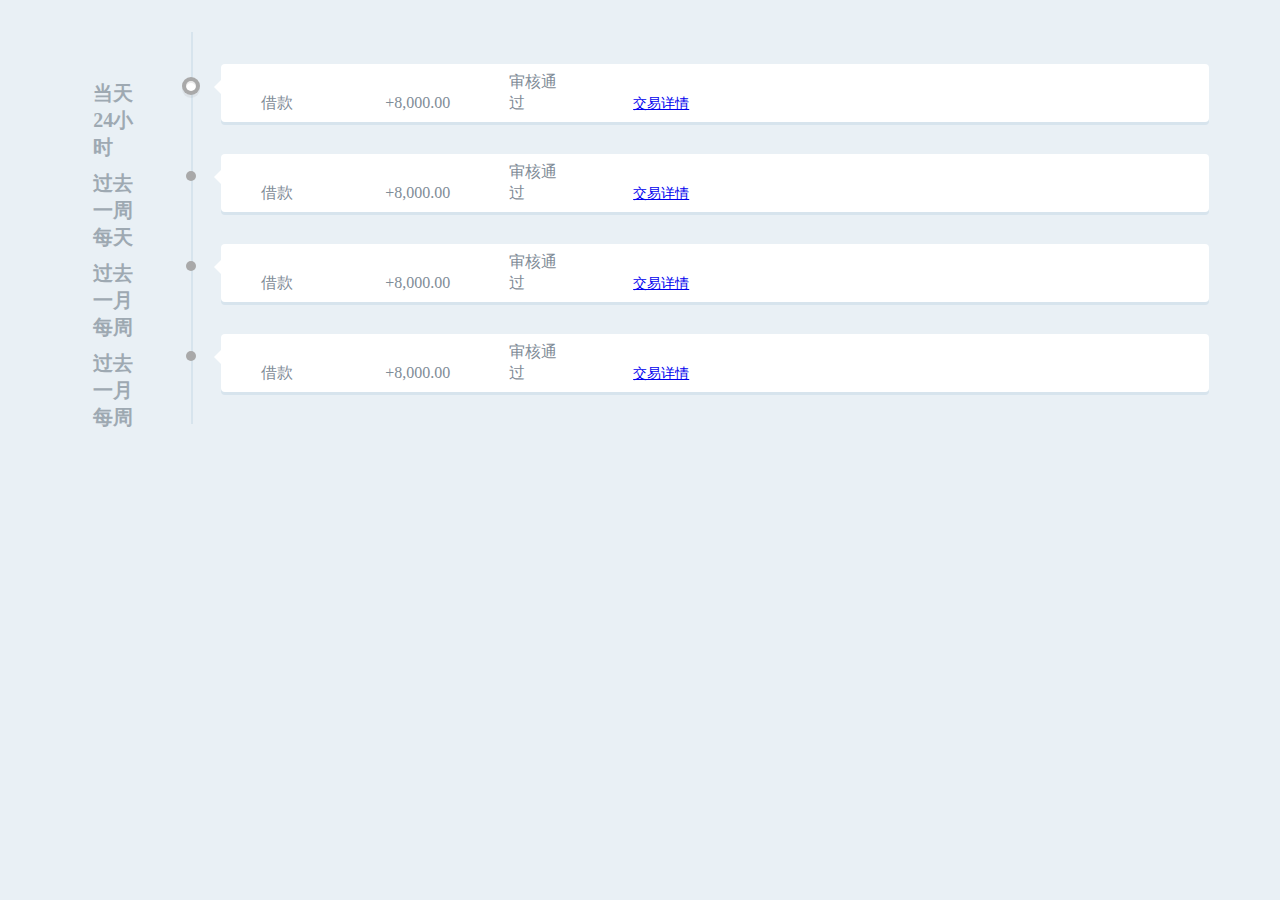
<file: vue2_demo/checkout-Demo/index.html>
<!DOCTYPE HTML>
<html>
<head>
<meta charset="utf-8">
<meta name="viewport" content="width=device-width, initial-scale=1.0">
<title>垂直时间轴</title>
<link rel="stylesheet" href="css/timeline.css" />
</head>

<body>

<section id="cd-timeline" class="cd-container">
	<div class="cd-timeline-block">
		<div class="cd-timeline-img cd-cur">
		</div>

		<div class="cd-timeline-content">
			<span>借款</span>
			<span>+8,000.00</span>
			<span>审核通过</span>
			<span><a href="http://www.helloweba.com/view-blog-285.html" class="cd-read-more" target="_blank">交易详情</a></span>
			<span class="cd-date">当天24小时</span>
		</div>
	</div>
	<div class="cd-timeline-block">
		<div class="cd-timeline-img">
		</div>

		<div class="cd-timeline-content">
			<span>借款</span>
			<span>+8,000.00</span>
			<span>审核通过</span>
			<span><a href="http://www.helloweba.com/view-blog-285.html" class="cd-read-more" target="_blank">交易详情</a></span>
			<span class="cd-date">过去一周每天</span>
		</div>
	</div>
	<div class="cd-timeline-block">
		<div class="cd-timeline-img">
		</div>

		<div class="cd-timeline-content">
			<span>借款</span>
			<span>+8,000.00</span>
			<span>审核通过</span>
			<span><a href="http://www.helloweba.com/view-blog-285.html" class="cd-read-more" target="_blank">交易详情</a></span>
			<span class="cd-date">过去一月每周</span>
		</div>
	</div>
	<div class="cd-timeline-block">
		<div class="cd-timeline-img">
		</div>

		<div class="cd-timeline-content">
			<span>借款</span>
			<span>+8,000.00</span>
			<span>审核通过</span>
			<span><a href="http://www.helloweba.com/view-blog-285.html" class="cd-read-more" target="_blank">交易详情</a></span>
			<span class="cd-date">过去一月每周</span>
		</div>
	</div>
</section>
</body>
</html>
</file>
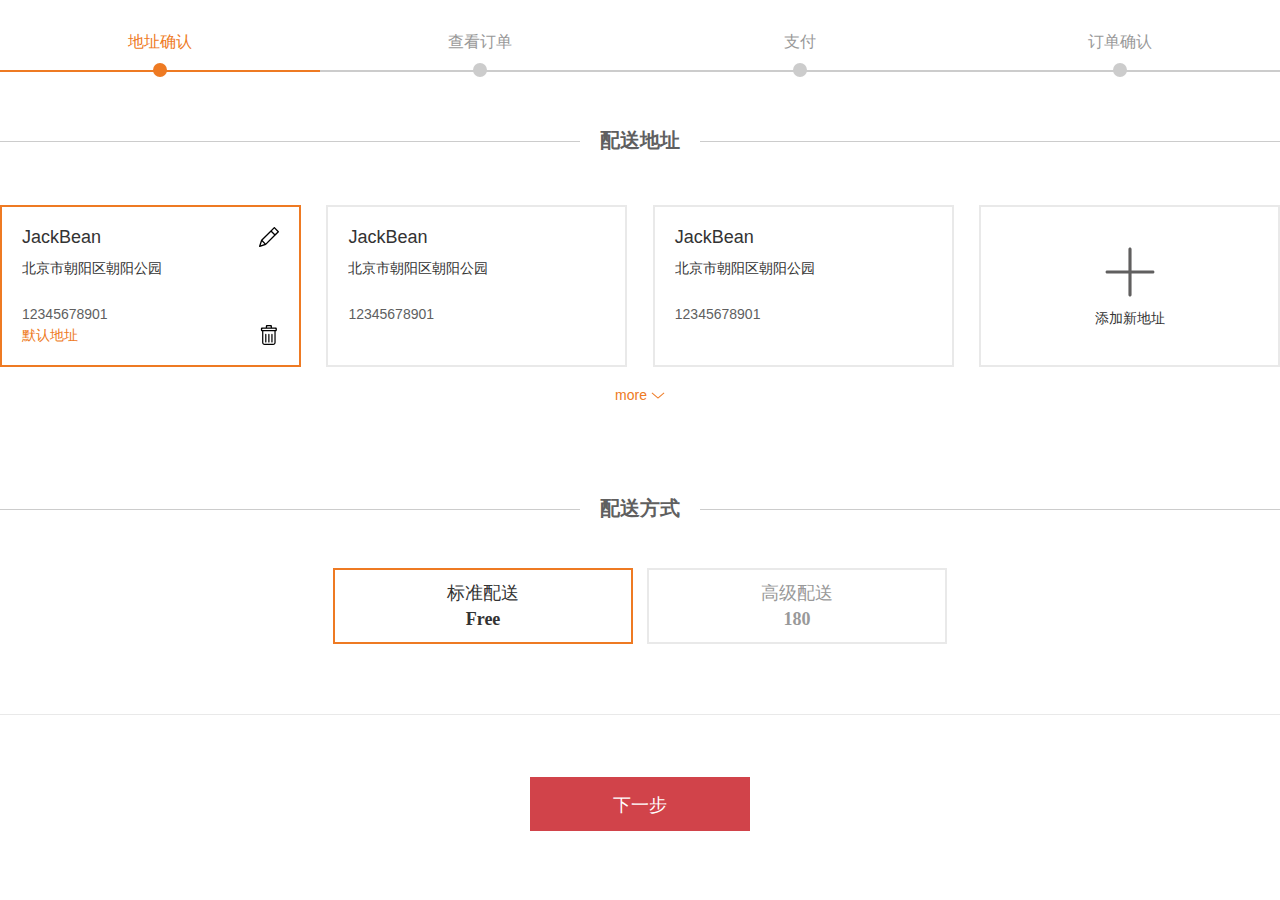
<file: vue2_demo/checkout-Demo/address.html>
<!DOCTYPE html>
<html lang="en">
<head>
    <meta charset="UTF-8">
    <meta charset="utf-8">
    <!-- Always force latest IE rendering engine or request Chrome Frame -->
    <meta content="IE=edge,chrome=1" http-equiv="X-UA-Compatible">
    <meta name="viewport" content="width=device-width, initial-scale=1.0, user-scalable=no">
    <title>Checkout - Confirm Address</title>
    <link href="css/base2.css" rel="stylesheet" >
    <link href="css/checkout.css" rel="stylesheet" >
</head>
<body class="checkout">
    <svg style="position: absolute; width: 0; height: 0; overflow: hidden;" version="1.1" xmlns="http://www.w3.org/2000/svg" xmlns:xlink="http://www.w3.org/1999/xlink">
        <defs>
            <symbol id="icon-add" viewBox="0 0 32 32">
                <title>add2</title>
                <path class="path1" d="M15 17h-13.664c-0.554 0-1.002-0.446-1.002-1 0-0.552 0.452-1 1.002-1h13.664v-13.664c0-0.554 0.446-1.002 1-1.002 0.552 0 1 0.452 1 1.002v13.664h13.664c0.554 0 1.002 0.446 1.002 1 0 0.552-0.452 1-1.002 1h-13.664v13.664c0 0.554-0.446 1.002-1 1.002-0.552 0-1-0.452-1-1.002v-13.664z"></path>
            </symbol>
            <symbol id="icon-ok" viewBox="0 0 39 32">
                <title>ok</title>
                <path class="path1" d="M14.084 20.656l-7.845-9.282c-1.288-1.482-3.534-1.639-5.016-0.351s-1.639 3.534-0.351 5.016l10.697 12.306c1.451 1.669 4.057 1.623 5.448-0.096l18.168-22.456c1.235-1.527 0.999-3.765-0.528-5.001s-3.765-0.999-5.001 0.528l-15.573 19.337z"></path>
            </symbol>
            <symbol id="icon-edit" viewBox="0 0 32 32">
                <title>edit</title>
                <path class="path1" d="M25.599 11.292l-4.892-4.892 3.825-3.825 4.892 4.892-3.825 3.825zM4.732 23.308l3.959 3.959-5.939 1.98 1.98-5.939zM10.666 26.225l-4.892-4.892 13.425-13.425 4.892 4.892-13.425 13.425zM31.687 6.713l-6.4-6.4c-0.417-0.417-1.091-0.417-1.508 0l-20.267 20.267c-0.114 0.115-0.191 0.25-0.242 0.393-0.003 0.009-0.012 0.015-0.015 0.025l-3.2 9.6c-0.128 0.383-0.029 0.806 0.257 1.091 0.203 0.204 0.476 0.313 0.754 0.313 0.112 0 0.227-0.017 0.337-0.054l9.6-3.2c0.011-0.003 0.017-0.013 0.027-0.016 0.142-0.052 0.276-0.128 0.39-0.242l20.267-20.267c0.417-0.416 0.417-1.091 0-1.508v0z"></path>
            </symbol>
            <symbol id="icon-del" viewBox="0 0 26 32">
                <title>delete</title>
            <path class="path1" d="M17.723 28c0.543 0 0.984-0.448 0.984-1v-12c0-0.552-0.441-1-0.984-1s-0.985 0.448-0.985 1v12c0 0.552 0.441 1 0.985 1v0zM7.877 28c0.543 0 0.984-0.448 0.984-1v-12c0-0.552-0.441-1-0.984-1s-0.985 0.448-0.985 1v12c0 0.552 0.441 1 0.985 1v0zM12.8 28c0.543 0 0.985-0.448 0.985-1v-12c0-0.552-0.441-1-0.985-1s-0.984 0.448-0.984 1v12c0 0.552 0.441 1 0.984 1v0zM23.631 4h-5.908v-2c0-1.104-0.882-2-1.969-2h-5.908c-1.087 0-1.969 0.896-1.969 2v2h-5.908c-1.087 0-1.969 0.896-1.969 2v2c0 1.104 0.882 2 1.969 2v18c0 2.208 1.765 4 3.939 4h13.784c2.174 0 3.938-1.792 3.938-4v-18c1.087 0 1.969-0.896 1.969-2v-2c0-1.104-0.882-2-1.969-2v0zM9.846 3c0-0.552 0.441-1 0.984-1h3.938c0.544 0 0.985 0.448 0.985 1v1h-5.908v-1zM21.662 28c0 1.104-0.882 2-1.969 2h-13.784c-1.087 0-1.97-0.896-1.97-2v-18h17.723v18zM22.646 8h-19.692c-0.543 0-0.985-0.448-0.985-1s0.441-1 0.985-1h19.692c0.543 0 0.984 0.448 0.984 1s-0.441 1-0.984 1v0z"></path>
            </symbol>
            <symbol id="icon-clock" viewBox="0 0 32 32">
                <title>clock</title>
                <path class="path1" d="M29.333 16c0-7.364-5.97-13.333-13.333-13.333s-13.333 5.97-13.333 13.333c0 7.364 5.97 13.333 13.333 13.333s13.333-5.97 13.333-13.333v0 0 0 0 0 0zM0 16c0-8.837 7.163-16 16-16s16 7.163 16 16c0 8.837-7.163 16-16 16s-16-7.163-16-16zM14.667 14.667v1.333h2.667v-10.667h-2.667v9.333zM24 18.667h1.333v-2.667h-10.667v2.667h9.333z"></path>
            </symbol>
        </defs>
    </svg>

    <div class="container">
        <div class="checkout-addr">
            <!-- process step -->
            <div class="check-step">
                <ul>
                    <li class="cur">地址确认</li>
                    <li>查看订单</li>
                    <li>支付</li>
                    <li>订单确认</li>
                </ul>
            </div>

            <!-- address list -->
            <div class="checkout-title">
                <span>配送地址</span>
            </div>
            <div class="addr-list-wrap">
                <div class="addr-list">
                    <ul>
                        <li v-for="(address,index) in filteAddress" v-bind:class="{'check':addressIndex==index}" @click="addressIndex=index">
                            <dl>
                                <dt v-text="address.userName"></dt>
                                <dd class="address" v-text="address.streetName"></dd>
                                <dd class="tel" v-text="address.tel"></dd>
                            </dl>
                            <div class="addr-opration addr-edit">
                                <a href="javascript:;" class="addr-edit-btn">
                                    <svg class="icon icon-edit"><use xlink:href="#icon-edit"></use></svg>
                                </a>
                            </div>
                            <div class="addr-opration addr-del">
                                <a href="javascript:;" class="addr-del-btn">
                                    <svg class="icon icon-del"><use xlink:href="#icon-del"></use></svg>
                                </a>
                            </div>
                            <div class="addr-opration addr-set-default" v-show="!address.isDefault">
                                <a href="javascript:;" class="addr-set-default-btn" @click="setDefaultAddress(address.addressId)"><i>设为默认</i></a>
                            </div>
                            <div class="addr-opration addr-default" v-show="address.isDefault">默认地址</div>
                        </li>

                        <li class="addr-new">
                            <div class="add-new-inner">
                                <i class="icon-add">
                                    <svg class="icon icon-add"><use xlink:href="#icon-add"></use></svg>
                                </i>
                                <p>添加新地址</p>
                            </div>
                        </li>
                    </ul>
                </div>

                <div class="shipping-addr-more">
                    <a class="addr-more-btn up-down-btn" href="javascript:;" @click="limitNum=addressList.length">
                        more
                        <i class="i-up-down">
                            <i class="i-up-down-l"></i>
                            <i class="i-up-down-r"></i>
                        </i>
                    </a>
                </div>
            </div>

            <!-- shipping method-->
            <div class="checkout-title">
                <span>配送方式</span>
            </div>
            <div class="shipping-method-wrap">
                <div class="shipping-method">
                    <ul>
                        <li v-bind:class="{'check':shippingMethod==1}" @click="shippingMethod=1">
                            <div class="name">标准配送</div>
                            <div class="price">Free</div>
                        </li>
                        <li v-bind:class="{'check':shippingMethod==2}" @click="shippingMethod=2">
                            <div class="name">高级配送</div>
                            <div class="price">180</div>
                        </li>
                    </ul>
                </div>
            </div>

            <div class="next-btn-wrap">
                <a href="javascript:;" class="btn btn--red">下一步</a>
            </div>
        </div>
    </div>
    <script src="js/lib/vue2.js"></script>
    <script src="js/lib/vue-resource.min.js"></script>
    <script src="js/address.js"></script>
</body>
</html>
</file>
<file: vue2_demo/checkout-Demo/css/timeline.css>
/* --------------------------------

Primary style

-------------------------------- */
html * {
  -webkit-font-smoothing: antialiased;
  -moz-osx-font-smoothing: grayscale;
}

*, *:after, *:before {
  -webkit-box-sizing: border-box;
  -moz-box-sizing: border-box;
  box-sizing: border-box;
}

body {
  font-size: 100%;
  color: #7f8c97;
  background-color: #e9f0f5;
}



img {
  max-width: 100%;
}

/* --------------------------------

Modules - reusable parts of our design

-------------------------------- */
.cd-container {
  /* this class is used to give a max-width to the element it is applied to, and center it horizontally when it reaches that max-width */
  width: 90%;
  max-width: 1170px;
  margin: 0 auto;
}
.cd-container::after {
  /* clearfix */
  content: '';
  display: table;
  clear: both;
}

/* --------------------------------

Main components 

-------------------------------- */

#cd-timeline {
  position: relative;
  padding: 2em 0;
  margin-top: 2em;
  margin-bottom: 2em;
}
#cd-timeline::before {
  /* this is the vertical line */
  content: '';
  position: absolute;
  top: 0;
  left: 16px;
  height: 100%;
  width: 2px;
  background: #d7e4ed;
}

.cd-timeline-block {
  position: relative;
  margin: 2em 0;
}
.cd-timeline-block:after {
  content: "";
  display: table;
  clear: both;
}
.cd-timeline-block:first-child {
  margin-top: 0;
}
.cd-timeline-block:last-child {
  margin-bottom: 0;
}

.cd-timeline-img {
  position: absolute;
  top: 17px;
  left: 12px;
  width: 10px;
  height: 10px;
  border-radius: 50%;
  background: darkgray;
}
.cd-timeline-img.cd-cur {
  box-shadow: 0 0 0 4px darkgray, inset 0 2px 0 rgba(0, 0, 0, 0.08), 0 3px 0 4px rgba(0, 0, 0, 0.05);
  background: white;
}

.cd-timeline-content {
  position: relative;
  margin-left: 60px;
  background: white;
  border-radius: 0.25em;
  padding: 0.5em;
  box-shadow: 0 3px 0 #d7e4ed;
}
.cd-timeline-content:after {
  content: "";
  display: table;
  clear: both;
}
.cd-timeline-content .cd-read-more, .cd-timeline-content .cd-date {
  font-size: 13px;
  font-size: 0.8125rem;
  display: inline-block;
}
.no-touch .cd-timeline-content .cd-read-more:hover {
  background-color: #bac4cb;  
}
.cd-timeline-content .cd-date {
  float: left;
  padding: .8em 2em;
  opacity: .7;
}
.cd-timeline-content::before {
  content: '';
  position: absolute;
  top: 16px;
  right: 100%;
  height: 0;
  width: 0;
  border: 7px solid transparent;
  border-right: 7px solid white;
}
.cd-timeline-content h2 {
  font-size: 20px;
  font-size: 1.25rem;
}
.cd-timeline-content p {
  font-size: 16px;
  font-size: 1rem;
}
.cd-timeline-content .cd-read-more, .cd-timeline-content .cd-date {
  font-size: 14px;
  font-size: 0.875rem;
}
.cd-timeline-content span {
  display: inline-block;
  width:120px;
  padding: 0 2em;
}
@media only screen and (min-width: 1170px) {
  .cd-timeline-content .cd-date {
    position: absolute;
    left: -17%;
    top: 0px;
    float: right;
    font-weight: 600;
    font-size: 20px;
    font-size: 1.25rem;
  }
  #cd-timeline::before{
    left: 120px;
  }
  .cd-timeline-content{
    margin-left: 150px;
  }
  .cd-timeline-img{
    left: 115px;
  }
}
</file>
<file: vue2_demo/checkout-Demo/css/base2.css>
/* base */
*,
*::before,
*::after {
  box-sizing: border-box; }

html,
body {
  overflow-x: hidden; }

html {
  font-family: sans-serif;
  font-size: 100%;
  -ms-text-size-adjust: 100%;
  -webkit-text-size-adjust: 100%; }

body {
  margin: 0;
  padding: 0; }

ul, ol {
  list-style: none;
  margin: 0;
  padding: 0; }

div, p, dl, dt, dd {
  margin: 0;
  padding: 0; }

li,
dl,
dt,
dd,
h1,
h2,
h3,
h4,
h5,
h6,
hgroup,
p,
blockquote,
figure,
form,
fieldset,
input,
legend,
pre,
abbr,
button {
  margin: 0;
  padding: 0; }

h1,
h2,
h3,
h4,
h5,
h6 {
  font-weight: normal; }

pre,
code,
address,
caption,
th,
figcaption {
  font-size: 1em;
  font-weight: normal;
  font-style: normal; }

fieldset,
iframe,
img {
  border: 0; }

caption,
th {
  text-align: left; }

table {
  border-collapse: collapse;
  border-spacing: 0; }

article,
aside,
footer,
header,
nav,
main,
section,
summary,
details,
figure,
figcaption {
  display: block; }

audio,
canvas,
video,
progress {
  display: inline-block;
  vertical-align: baseline; }

button {
  background: none;
  border: 0;
  box-sizing: border-box;
  color: inherit;
  cursor: pointer;
  font: inherit;
  line-height: inherit;
  overflow: visible;
  vertical-align: inherit; }

button:disabled {
  cursor: default; }

a {
  color: inherit;
  text-decoration: none; }

a:active,
a:hover {
  outline: 0; }

h1 {
  font-size: 2em; }

img {
  border: 0; }

[hidden] {
  display: none; }

.nobr {
  white-space: nowrap; }

i,
em,
code {
  font-style: normal; }

b,
strong {
  font-weight: bold; }

sub,
sup {
  font-size: 75%;
  line-height: 0;
  position: relative;
  vertical-align: baseline; }

sup {
  top: -0.5em; }

button,
input,
select,
textarea {
  font-family: inherit;
  /* 1 */
  font-size: 100%;
  /* 2 */
  margin: 0;
  /* 3 */ }

input:focus,
select:focus,
textarea:focus,
button:focus, button:active {
  outline: none; }

table {
  border-collapse: collapse;
  border-spacing: 0; }

.clearfix:after {
  visibility: hidden;
  display: block;
  content: " ";
  clear: both; }

.clearfix {
  zoom: 1; }

@media print {
  body,
  #main,
  #content {
    color: #000; }
  a,
  a:link,
  a:visited {
    color: #000;
    text-decoration: none; } }


html {
  font-size: 10px; }

body {
  font-size: 1.4rem;
  font-family: sans-serif;
  color: #333;
  font-family: "akkurat", sans-serif; }

.container {
  max-width: 1280px;
  margin: 0 auto; }

@media only screen and (max-width: 1280px) {
  .container {
    width: 100%; } }

.btn {
  display: inline-block;
  height: 54px;
  line-height: 54px;
  padding: 0 1.2em;
  text-align: center;
  font-size: 18px;
  font-family: "moderat", sans-serif;
  transition: all .3s ease-out; }
  .btn:hover {
    background-color: #fff;
    color: #e02614;
    transition: all .3s ease-out; }

.btn--orange {
  background-color: #EE7A23;
  border: 1px #EE7A23 solid;
  color: #fff; }
  .btn--orange:hover {
    background-color: #fff;
    color: #EE7A23; }

.btn--white {
  background-color: #fff;
  border: 1px #d1434a solid;
  color: #d1434a; }
  .btn--white:hover {
    background-color: #d1434a;
    color: #fff; }

.btn--red {
  background-color: #d1434a;
  border: 1px #d1434a solid;
  color: #fff; }
  .btn--red:hover {
    background-color: #fff;
    color: #d1434a; }

.btn--gray-white {
  background-color: none;
  border: 1px #605F5F solid;
  color: #605F5F; }
  .btn--gray-white:hover {
    background-color: #605F5F;
    color: #fff; }

.btn--dis {
  background-color: #ccc;
  border: 1px #ccc solid;
  color: #fff;
  cursor: disabled; }
  .btn--dis:hover {
    background-color: #ccc;
    color: #fff; }

input[type="text"], textarea {
  padding: .5em 20px;
  border: 1px solid #e9e9e9;
  background: #white; }

.up-down-btn {
  color: #EE7A23; }

.i-up-down {
  position: relative;
  display: inline-block;
  width: 14px;
  height: 6px;
  vertical-align: middle;
  z-index: 2;
  -ms-transform: translateY(2px);
      transform: translateY(2px);
  transition: transform .3s ease-out; }
  .i-up-down i {
    position: absolute;
    top: 0;
    width: 8px;
    height: 1px;
    background: #EE7A23; }
  .i-up-down .i-up-down-l {
    left: 0;
    -ms-transform: rotate(40deg);
        transform: rotate(40deg);
    transition: transform .3s ease-out; }
  .i-up-down .i-up-down-r {
    right: 0;
    -ms-transform: rotate(-40deg);
        transform: rotate(-40deg);
    transition: all .3s ease-out; }

.select-self {
  position: relative;
  display: inline-block;
  cursor: pointer; }

.select-self-area {
  width: auto;
  background: #f0f0f0;
  border-radius: 3px;
  min-width: 50px;
  max-width: 240px;
  height: 30px;
  line-height: 30px; }
  .select-self-area .select-ipt {
    display: block;
    height: 100%;
    padding: 0 2em 0 1em;
    border: 0;
    color: #605F5F;
    overflow: hidden; }
  .select-self-area .select-btn {
    position: absolute;
    right: 0;
    top: 0;
    width: 1.286em;
    height: 100%;
    background: #fff;
    border: 1px solid #ccc;
    border-radius: 3px;
    text-align: center; }
    .select-self-area .select-btn .i-up-down {
      width: 8px;
      top: 0;
      left: 0; }
      .select-self-area .select-btn .i-up-down i {
        width: 5px;
        height: 2px;
        background-color: #605F5F; }

.select-self-white .select-self-area {
  background: #fff;
  border: 1px solid #ccc;
  border-radius: 0; }

.select-self-white .select-btn {
  border: none;
  background: none; }

.select-options {
  display: none;
  position: absolute;
  top: 30px;
  left: 0;
  width: 100%;
  max-height: 210px;
  background: #f0f0f0;
  border-radius: 0 0 3px 3px;
  overflow-y: auto;
  z-index: 1; }
  .select-options li {
    padding: .5em 15px;
    border-top: 1px solid #e9e9e9;
    text-align: left; }
    .select-options li:hover {
      color: #EE7A23; }

.select-self-open {
  border-radius: 3px 3px 0 0; }
  .select-self-open .select-options {
    display: block; }
  .select-self-open .i-up-down .i-up-down-l {
    left: 0;
    -ms-transform: rotate(-40deg);
        transform: rotate(-40deg);
    transition: transform .3s ease-out; }
  .select-self-open .i-up-down .i-up-down-r {
    right: 0;
    -ms-transform: rotate(40deg);
        transform: rotate(40deg);
    transition: all .3s ease-out; }
  .select-self-open .select-options {
    z-index: 102; }

.select-self:hover, .up-down-btn:hover, .up-down-btn.open {
  transition: all .3s ease-out; }
  .select-self:hover .i-up-down-l, .up-down-btn:hover .i-up-down-l, .up-down-btn.open .i-up-down-l {
    -ms-transform: rotate(-40deg);
        transform: rotate(-40deg);
    transition: all .3s ease-out; }
  .select-self:hover .i-up-down-r, .up-down-btn:hover .i-up-down-r, .up-down-btn.open .i-up-down-r {
    -ms-transform: rotate(40deg);
        transform: rotate(40deg);
    transition: all .3s ease-out; }
</file>
<file: vue2_demo/checkout-Demo/css/checkout.css>
@charset "UTF-8";
.check-step {
  padding: 5px 0; }
  .check-step ul {
    display: -ms-flexbox;
    display: flex;
    margin: 25px 0 50px 0; }
    .check-step ul:after {
      visibility: hidden;
      display: block;
      content: " ";
      clear: both; }
  .check-step li {
    position: relative;
    float: left;
    -ms-flex: 1;
    flex: 1;
    width: 25%;
    line-height: 1.5em;
    padding: 0 1em 1em 1em;
    border-bottom: 2px solid #ccc;
    color: #999;
    font-size: 16px;
    text-align: center; }
    .check-step li:after {
      position: absolute;
      bottom: -7px;
      left: 50%;
      margin-left: -7px;
      content: "";
      width: 14px;
      height: 14px;
      border-radius: 50%;
      background: #ccc; }
    .check-step li.cur {
      border-color: #EE7A23;
      color: #EE7A23; }
    .check-step li.cur:after {
      background: #EE7A23; }

@media only screen and (max-width: 767px) {
  .check-step ul {
    margin: 10px 0 25px 0; }
  .check-step li {
    font-size: 12px; } }

.addr-list ul:after {
  visibility: hidden;
  display: block;
  content: " ";
  clear: both; }

.addr-list li {
  position: relative;
  float: left;
  width: 23.5%;
  height: 162px;
  margin: 10px 2% 10px 0;
  padding: 20px 20px 40px 20px;
  background: #fff;
  border: 2px solid #e9e9e9;
  overflow: hidden;
  cursor: pointer; }
  .addr-list li dt {
    margin-bottom: 10px;
    font-size: 18px; }
  .addr-list li dd {
    margin-bottom: 6px;
    line-height: 20px; }
  .addr-list li .address {
    height: 40px;
    overflow: hidden; }
  .addr-list li .tel {
    color: #605F5F; }
  .addr-list li .addr-opration {
    position: absolute; }
    .addr-list li .addr-opration .icon {
      width: 100%;
      height: 100%; }
    .addr-list li .addr-opration:hover .icon {
      fill: #EE7A23; }
  .addr-list li .addr-edit {
    display: none;
    top: 20px;
    right: 20px;
    width: 20px;
    height: 20px; }
  .addr-list li .addr-del {
    display: none;
    bottom: 20px;
    right: 20px;
    width: 20px;
    height: 20px; }
  .addr-list li .addr-set-default, .addr-list li .addr-default {
    bottom: 20px;
    left: 20px;
    color: #EE7A23; }
.addr-list li .addr-set-default {
  display: none;
}
  .addr-list li:nth-child(4n) {
    margin-right: 0; }
  .addr-list li:hover {
    border-color: #EE7A23; }
  .addr-list li.addr-new {
    color: #333;
    text-align: center; }
    .addr-list li.addr-new .add-new-inner {
      padding-top: 20px; }
      .addr-list li.addr-new .add-new-inner .icon-add {
        display: inline-block;
        width: 50px;
        height: 50px; }
        .addr-list li.addr-new .add-new-inner .icon-add .icon-add {
          width: 50px;
          height: 50px;
          fill: #605F5F; }
      .addr-list li.addr-new .add-new-inner p {
        margin-top: 10px; }
  .addr-list li.check {
    border-color: #EE7A23;
    border-width: 2px; }
    .addr-list li.check .addr-opration {
      display: block; }

.shipping-addr-more {
  margin-top: 10px;
  text-align: center; }

@media only screen and (max-width: 991px) {
  .addr-list {
    padding: 0 10px; }
    .addr-list li {
      width: 49%;
      margin-right: 2%; }
      .addr-list li:nth-child(4n) {
        margin-right: 2%; }
      .addr-list li:nth-child(2n) {
        margin-right: 0; } }

@media only screen and (max-width: 767px) {
  .addr-list {
    padding: 0 10px; }
    .addr-list li {
      width: 100%;
      margin: 5px 0; } }

.cart-item {
  display: table;
  width: 100%; }

.cart-item-head {
  display: table-header-group;
  width: 100%; }
  .cart-item-head ul {
    display: table-row;
    width: 100%; }
  .cart-item-head li {
    display: table-cell;
    height: 54px;
    line-height: 54px;
    background: #605F5F;
    color: #fff;
    font-size: 18px;
    text-align: center; }
    .cart-item-head li:nth-child(2), .cart-item-head li:nth-child(3), .cart-item-head li:nth-child(4), .cart-item-head li:nth-child(5) {
      width: 12%;
      padding: 0 10px; }

.cart-item-list {
  display: table-row-group; }
  .cart-item-list > li {
    position: relative;
    display: table-row;
    padding: 36px 0; }
    .cart-item-list > li > div {
      position: relative;
      display: table-cell;
      text-align: center;
      vertical-align: top;
      border-bottom: 1px solid #e9e9e9; }
    .cart-item-list > li.disabled > div:after {
      position: absolute;
      top: 0;
      left: 0;
      content: "";
      width: 100%;
      height: 100%;
      background: rgba(96, 95, 95, 0.3);
      z-index: 5; }
  .cart-item-list .cart-tab-1 {
    min-height: 72px;
    padding: 36px 0;
    text-align: left;
    border-left: 1px solid #e9e9e9; }
  .cart-item-list .cart-tab-2 {
    padding-top: 64px; }
  .cart-item-list .cart-tab-3 {
    padding-top: 48px; }
  .cart-item-list .cart-tab-4 {
    padding-top: 64px; }
  .cart-item-list .cart-tab-5 {
    padding-top: 62px;
    border-right: 1px solid #e9e9e9; }
  .cart-item-list .cart-item-check {
    float: left;
    padding: 28px 0 28px 22px; }
  .cart-item-list .cart-item-pic {
    float: left;
    width: 80px;
    height: 72px;
    margin-left: 22px;
    border: 1px solid #e9e9e9; }
    .cart-item-list .cart-item-pic img {
      width: 100%;
      height: 100%; }
  .cart-item-list .cart-item-title {
    min-height: 58px;
    padding: 0 20px 0 160px; }
    .cart-item-list .cart-item-title .item-name {
      margin: 2px 0 10px;
      line-height: 16px;
      color: #000; }
    .cart-item-list .cart-item-title .item-count-down .icon-clock {
      width: 14px;
      height: 14px;
      fill: #605F5F;
      vertical-align: middle; }
    .cart-item-list .cart-item-title .item-count-down .item-count-down-time {
      display: inline-block;
      height: 14px;
      line-height: 14px;
      padding: 0 5px;
      background: #f0f0f0;
      font-size: 12px;
      color: #605F5F; }
  .cart-item-list .item-include {
    position: relative;
    padding-left: 160px; }
    .cart-item-list .item-include dl {
      padding-right: 60px; }
      .cart-item-list .item-include dl dt {
        float: left;
        width: 65px; }
      .cart-item-list .item-include dl dd {
        margin-bottom: 13px;
        padding-left: 65px;
        color: #999; }
      .cart-item-list .item-include dl:after {
        visibility: hidden;
        display: block;
        content: " ";
        clear: both; }
    .cart-item-list .item-include .item-include-more {
      position: absolute;
      right: 10px;
      top: 0; }
  .cart-item-list .item-stock {
    margin-top: 5px;
    font-size: 12px;
    color: #999; }
  .cart-item-list .item-stock-no {
    color: #d1434a; }
  .cart-item-list .item-price-total {
    color: #d1434a; }

.item-check-btn {
  display: inline-block;
  width: 16px;
  height: 16px;
  border: 1px solid #ccc;
  border-radius: 50%;
  text-align: center;
  vertical-align: middle;
  cursor: pointer; }
  .item-check-btn .icon-ok {
    display: none;
    width: 100%;
    height: 100%;
    fill: #fff;
    -ms-transform: scale(0.8);
        transform: scale(0.8); }
  .item-check-btn.check {
    background: #EE7A23;
    border-color: #EE7A23; }
    .item-check-btn.check .icon-ok {
      display: inline-block; }

.item-edit-btn {
  display: inline-block;
  width: 16px;
  height: 20px; }
  .item-edit-btn .icon-del {
    width: 100%;
    height: 100%;
    fill: #999; }

.order-item .cart-item-list .cart-item-title, .order-item .cart-item-list .item-include {
  padding-left: 122px; }

.order-item .select-self-area .select-ipt {
  padding: 0;
  text-align: center; }

@media only screen and (max-width: 991px) {
  .cart-item {
    display: block;
    background: #f0f0f0; }
  .cart-item-head {
    display: none; }
  .cart-item-list {
    display: block; }
    .cart-item-list > li {
      position: relative;
      display: block;
      margin-bottom: 10px;
      padding: 0;
      background: #fff;
      border-top: 1px solid #e9e9e9;
      border-bottom: 1px solid #e9e9e9; }
      .cart-item-list > li > div {
        position: static;
        display: block;
        border: none; }
      .cart-item-list > li.disabled:after {
        position: absolute;
        top: 0;
        left: 0;
        content: "";
        width: 100%;
        height: 100%;
        background: rgba(96, 95, 95, 0.3);
        z-index: 5; }
      .cart-item-list > li.disabled > div:after {
        display: none; }
    .cart-item-list .cart-tab-1 {
      padding: 18px 0 0 0;
      border: none; }
    .cart-item-list .cart-tab-2 {
      display: none; }
    .cart-item-list .cart-tab-3 {
      float: left;
      width: 50%;
      padding: 8px 0 8px 10px;
      text-align: left; }
    .cart-item-list .cart-tab-4 {
      float: right;
      width: 50%;
      padding: 15px 10px 14px 0;
      text-align: right; }
    .cart-item-list .cart-tab-5 {
      clear: both;
      padding: 0; }
    .cart-item-list .cart-item-check {
      padding-left: 10px; }
    .cart-item-list .cart-item-pic {
      margin-left: 10px; }
    .cart-item-list .cart-item-title {
      height: 72px;
      padding: 0 10px 0 126px; }
    .cart-item-list .item-include {
      clear: both;
      margin-top: 10px;
      padding: 0 10px 0 36px;
      border-bottom: 1px solid #e9e9e9; }
    .cart-item-list .item-quantity > div {
      display: inline-block;
      margin-right: 3px;
      vertical-align: middle; }
    .cart-item-list .item-stock {
      margin-top: 0; }
    .cart-item-list .cart-item-opration {
      position: absolute;
      top: 60px;
      right: 10px; }
  .order-item .cart-item-list .cart-item-title {
    padding-left: 100px; }
  .order-item .cart-item-list .item-include {
    padding-left: 10px; } }

.shipping-method {
  text-align: center; }
  .shipping-method li {
    display: inline-block;
    width: 300px;
    margin: 5px;
    padding: 10px;
    background: #fff;
    border: 2px solid #e9e9e9;
    font-size: 18px;
    line-height: 26px;
    text-align: center;
    color: #999;
    font-family: "Moderat";
    cursor: pointer; }
    .shipping-method li .price {
      font-weight: bold; }
    .shipping-method li.check {
      border-color: #EE7A23;
      color: #333; }
    .shipping-method li:hover {
      border-color: #EE7A23; }

@media only screen and (max-width: 767px) {
  .shipping-method {
    padding: 10px; }
    .shipping-method li {
      width: 100%;
      margin: 5px 0; } }

.apply-promotion {
  font-size: 0;
  text-align: center;
  background: #fff; }
  .apply-promotion li {
    display: inline-block;
    font-size: 14px;
    width: 25%;
    min-height: 114px;
    vertical-align: top; }
    .apply-promotion li p {
      margin-top: 12px;
      font-size: 18px; }
  .apply-promotion .type i {
    display: inline-block;
    width: 60px;
    height: 60px;
    background: url(../../img/icon_sprite@2x.png) no-repeat 0 0;
    background-size: 128px 122px; }
  .apply-promotion .type.type-cash i {
    background-position: -68px 0; }
  .apply-promotion .type.type-sale i {
    width: 66px; }
  .apply-promotion .type.type-off i {
    background-position: 0 -62px; }

@media only screen and (max-width: 767px) {
  .apply-promotion li {
    border-right: 1px solid #e9e9e9; }
    .apply-promotion li:last-child, .apply-promotion li:nth-child(4n) {
      border-right: none; }
    .apply-promotion li .type {
      -ms-transform: scale(0.66);
          transform: scale(0.66); } }

.price-count ul {
  display: table;
  width: 100%; }

.price-count li {
  display: table-row;
  font-size: 18px; }
  .price-count li span {
    display: table-cell;
    height: 36px;
    padding-right: 10px;
    vertical-align: top;
    text-align: right; }
    .price-count li span:first-child {
      color: #999; }
    .price-count li span:last-child {
      width: 110px; }

.price-count .order-total-price span:last-child {
  color: #d1434a; }

.tips_pop {
  position: relative; }
  .tips_pop .i_info {
    display: inline-block;
    width: 12px;
    height: 12px;
    background: url(../../img/info.png) no-repeat 0 0;
    background-size: 100% auto;
    border-radius: 50%; }
  .tips_pop .tips_pop_box {
    position: absolute;
    bottom: 28px;
    left: -250px;
    display: none;
    width: 274px;
    padding: 20px 10px;
    background: #fff;
    border: 1px solid #e9e9e9;
    border-radius: 5px; }
  .tips_pop .i_down {
    position: absolute;
    bottom: -6px;
    left: 250px;
    display: inline-block;
    width: 10px;
    height: 10px;
    border-right: 1px solid #e9e9e9;
    border-bottom: 1px solid #e9e9e9;
    background: #fff;
    -ms-transform: rotate(45deg);
        transform: rotate(45deg); }
  .tips_pop:hover .tips_pop_box {
    display: block; }

.tee_tips_pop {
  display: inline-block;
  margin-right: 44px;
  font-size: 14px;
  text-align: left; }
  .tee_tips_pop dt {
    margin-bottom: 10px;
    color: #333; }
  .tee_tips_pop .tee_pop_box em {
    display: inline-block;
    width: 190px;
    vertical-align: top; }
  .tee_tips_pop .tee_pop_box .price {
    width: 50px;
    text-align: right; }
  .tee_tips_pop .tee_pop_box .tee_total {
    margin-top: 13px;
    padding-top: 13px;
    border-top: 1px solid #f0f0f0; }
    .tee_tips_pop .tee_pop_box .tee_total em {
      color: #333; }
  .tee_tips_pop .tee_pop_box .price {
    color: #d1434a; }

@media only screen and (max-width: 991px) {
  .price-count li {
    font-size: 16px; }
    .price-count li span {
      height: 29px; } }

/*  订单成功  */
.order-create {
  padding: 30px 0 40px 0;
  background: #fff;
  text-align: center; }

.order-create-pic {
  width: 288px;
  margin: 0 auto;
  margin-bottom: 18px; }
  .order-create-pic img {
    width: 100%; }

.order-create-main h3 {
  margin-bottom: 18px;
  font-size: 32px;
  line-height: 1.5em; }

.order-create-main p {
  margin-bottom: 86px;
  font-size: 16px;
  line-height: 1.5em;
  color: #666; }

.order-create-main .order-create-btn-wrap {
  max-width: 460px;
  margin: 0 auto;
  padding: 0 5px; }
  .order-create-main .order-create-btn-wrap > div {
    float: left;
    width: 50%;
    padding: 0 10px; }
  .order-create-main .order-create-btn-wrap .btn {
    width: 100%;
    min-width: auto; }
  .order-create-main .order-create-btn-wrap:after {
    visibility: hidden;
    display: block;
    content: " ";
    clear: both; }

.order-create-main .get-lecode {
  margin-bottom: 40px;
  padding: 0 10px; }
  .order-create-main .get-lecode .lecode-main {
    max-width: 767px;
    margin: 0 auto 10px auto;
    padding: 37px 0;
    border: 1px dashed #EE7A23; }
    .order-create-main .get-lecode .lecode-main .lecode-num {
      margin-bottom: 20px;
      color: #EE7A23;
      font-size: 20px; }
  .order-create-main .get-lecode .get-lecode-tips {
    color: #999;
    line-height: 16px;
    line-height: 18px; }

@media only screen and (max-width: 767px) {
  .order-create-pic img {
    width: 55.55%; }
  .order-create-main h3 {
    margin-bottom: 10px;
    font-size: 20px; }
  .order-create-main p {
    margin-bottom: 40px; }
    .order-create-main p span {
      display: block; }
  .order-create-main .order-create-btn-wrap > div {
    padding: 0 5px; }
  .order-create-main .order-create-btn-wrap .btn {
    font-size: 16px; }
  .order-create-main .get-lecode .lecode-main {
    width: 100%; } }

.checkout .btn {
  min-width: 220px; }

.checkout-title {
  position: relative;
  margin-bottom: 41px;
  text-align: center; }
  .checkout-title span {
    position: relative;
    padding: 0 1em;
    background-color: #fff;
    font-family: "moderat", sans-serif;
    font-weight: bold;
    font-size: 20px;
    color: #605F5F;
    z-index: 1; }
  .checkout-title:before {
    position: absolute;
    top: 50%;
    left: 0;
    content: "";
    width: 100%;
    height: 1px;
    background: #ccc;
    z-index: 0; }

/** 确认地址 **/
.addr-list-wrap {
  min-height: 300px;
  padding-bottom: 40px; }

.shipping-method-wrap {
  padding-bottom: 65px; }

.checkout-addr .next-btn-wrap {
  padding: 62px 0;
  border-top: 1px solid #e9e9e9;
  text-align: center; }

/** cart **/
.cart {
  padding: 69px 0 54px 0; }

.cart-foot-wrap {
  height: 54px;
  line-height: 54px;
  margin-top: 18px; }
  .cart-foot-wrap .cart-foot-l {
    float: left;
    font-size: 16px;
    padding: 0 22px; }
  .cart-foot-wrap .item-all-check {
    float: left;
    color: #EE7A23; }
    .cart-foot-wrap .item-all-check .item-check-btn {
      margin-right: 18px; }
    .cart-foot-wrap .item-all-check span {
      vertical-align: middle; }
  .cart-foot-wrap .item-all-del {
    float: left;
    margin-left: 22px; }
  .cart-foot-wrap .cart-foot-r {
    float: right; }
  .cart-foot-wrap .item-total {
    float: left;
    margin-right: 31px;
    color: #605F5F;
    font-size: 18px; }
    .cart-foot-wrap .item-total .total-price {
      margin-left: 16px;
      color: #d1434a;
      font-family: "moderat", sans-serif; }
  .cart-foot-wrap .next-btn-wrap {
    float: right; }
  .cart-foot-wrap:after {
    visibility: hidden;
    display: block;
    content: " ";
    clear: both; }

/** order confirm **/
.checkout-order {
  padding: 69px 0 54px 0; }

.confirm-item-list-wrap {
  margin-bottom: 124px; }

.redeem-coupon-wrap {
  margin-bottom: 123px;
  text-align: center; }
  .redeem-coupon-wrap .text-redeem {
    width: 380px;
    height: 54px;
    line-height: 54px;
    margin-right: 16px;
    vertical-align: top; }

.apply-promotion-wrap {
  margin-bottom: 124px; }

.price-count-wrap {
  margin-bottom: 26px;
  padding-top: 62px;
  border-top: 1px solid #e9e9e9; }

.order-foot-wrap .prev-btn-wrap {
  float: left; }

.order-foot-wrap .next-btn-wrap {
  float: right; }

.order-foot-wrap:after {
  visibility: hidden;
  display: block;
  content: " ";
  clear: both; }

@media only screen and (max-width: 1280px) {
  .container {
    width: 100%; } }

@media only screen and (max-width: 991px) {
  .cart {
    padding-top: 40px; }
  .cart-foot-wrap .cart-foot-l {
    padding: 0 10px; } }

@media only screen and (max-width: 767px) {
  .checkout {
    background: #f0f0f0; }
  .checkout-title {
    margin: 0 10px 13px 10px; }
    .checkout-title span {
      font-size: 14px;
      background: #f0f0f0 !important; }
  .next-btn-wrap {
    position: fixed;
    bottom: 0;
    left: 0;
    width: 100%;
    z-index: 101; }
    .next-btn-wrap .btn {
      display: block;
      width: 100%; }
  .checkout-addr .next-btn-wrap {
    padding: 0;
    border: none; }
  .cart, .checkout-order {
    padding-top: 13px; }
  .cart-foot-wrap {
    height: 42px;
    line-height: 42px;
    margin: 0; }
    .cart-foot-wrap .cart-foot-l {
      display: none; }
    .cart-foot-wrap .item-total {
      float: none;
      margin-right: 10px;
      font-size: 16px; }
  .confirm-item-list-wrap, .redeem-coupon-wrap, .apply-promotion-wrap {
    margin-bottom: 23px; }
  .redeem-coupon-wrap .redeem-coupon {
    margin: 0 10px; }
  .redeem-coupon-wrap .text-redeem {
    width: 100%;
    margin-bottom: 8px; }
  .redeem-coupon-wrap .btn {
    width: 100%; }
  .price-count-wrap {
    margin: 0;
    padding-top: 0;
    border: none; }
  .tee_tips_pop {
    display: none; }
  .order-foot-wrap .prev-btn-wrap {
    display: none; }
  .addr-list-wrap {
    padding-bottom: 23px; } }

/** 订单详情 **/
</file>
